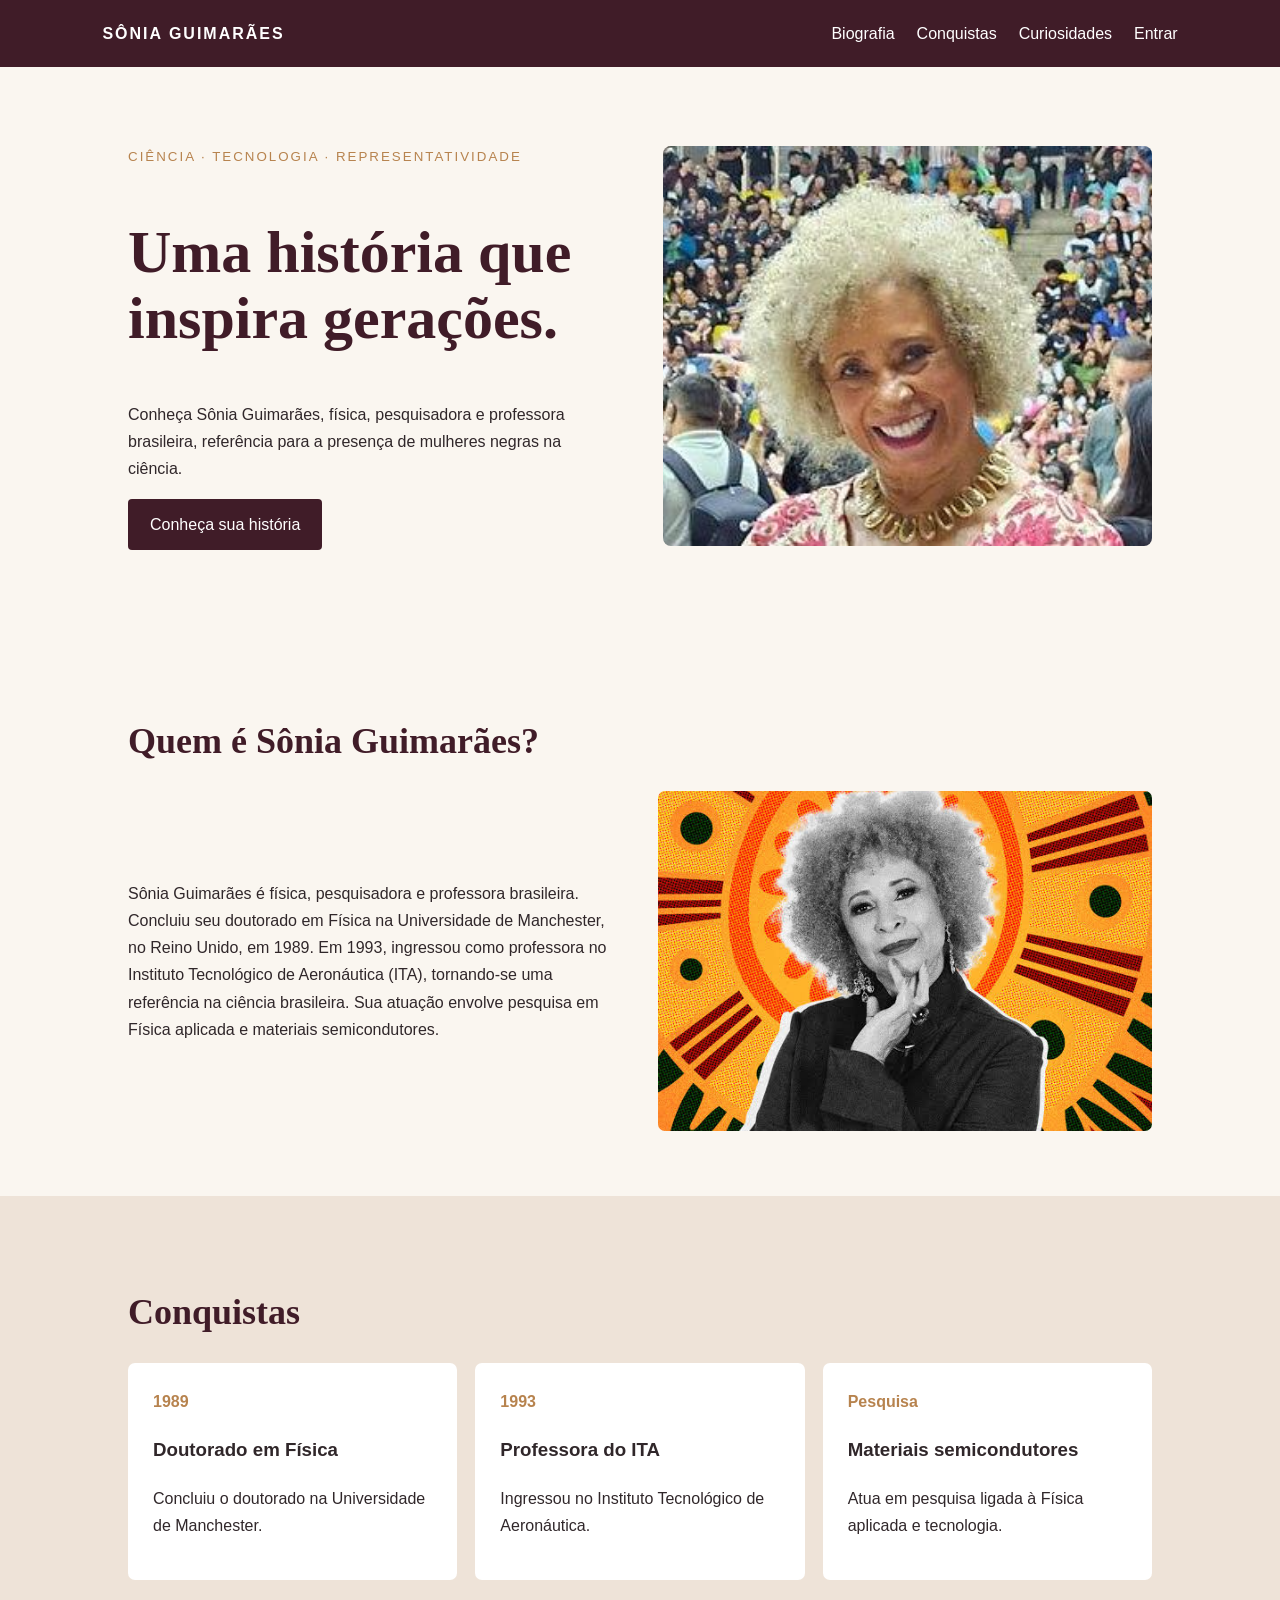
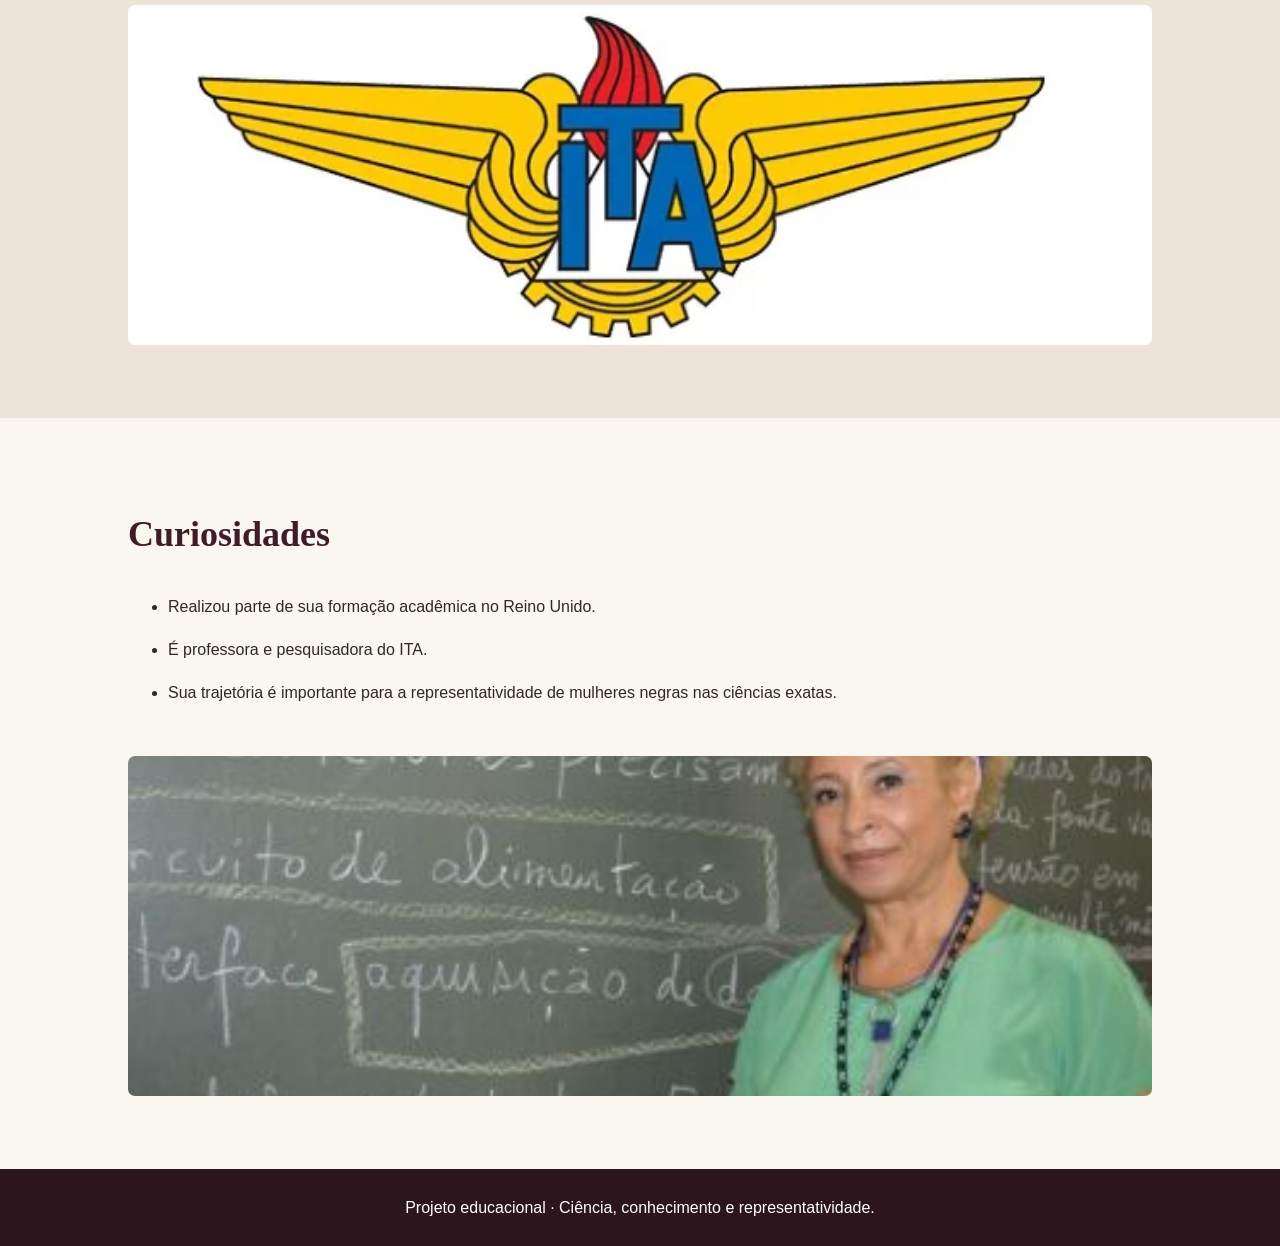
<file: frontend/index.html>
<!doctype html>
<html lang="pt-BR"><head><meta charset="utf-8"><meta name="viewport" content="width=device-width,initial-scale=1"><title>Sônia Guimarães</title><link rel="stylesheet" href="css/style.css"></head>
<body>
<header><a class="logo" href="#inicio">SÔNIA GUIMARÃES</a><nav><a href="#biografia">Biografia</a><a href="#conquistas">Conquistas</a><a href="#curiosidades">Curiosidades</a><a href="login.html">Entrar</a></nav></header>
<main>
<section class="hero" id="inicio"><div><small>CIÊNCIA · TECNOLOGIA · REPRESENTATIVIDADE</small><h1>Uma história que inspira gerações.</h1><p>Conheça Sônia Guimarães, física, pesquisadora e professora brasileira, referência para a presença de mulheres negras na ciência.</p><a class="botao" href="#biografia">Conheça sua história</a></div><img src="img/sonia-guimaraes-perfil.jpg" alt="Retrato de Sônia Guimarães" onerror="this.src='img/placeholder.svg'"></section>
<section id="biografia"><h2>Quem é Sônia Guimarães?</h2><div class="duo"><p>Sônia Guimarães é física, pesquisadora e professora brasileira. Concluiu seu doutorado em Física na Universidade de Manchester, no Reino Unido, em 1989. Em 1993, ingressou como professora no Instituto Tecnológico de Aeronáutica (ITA), tornando-se uma referência na ciência brasileira. Sua atuação envolve pesquisa em Física aplicada e materiais semicondutores.</p><img src="img/sonia-guimaraes-laboratorio.jpg" alt="Sônia Guimarães em ambiente acadêmico" onerror="this.src='img/placeholder.svg'"></div></section>
<section class="claro" id="conquistas"><h2>Conquistas</h2><div class="cards"><article><b>1989</b><h3>Doutorado em Física</h3><p>Concluiu o doutorado na Universidade de Manchester.</p></article><article><b>1993</b><h3>Professora do ITA</h3><p>Ingressou no Instituto Tecnológico de Aeronáutica.</p></article><article><b>Pesquisa</b><h3>Materiais semicondutores</h3><p>Atua em pesquisa ligada à Física aplicada e tecnologia.</p></article></div><img class="wide" src="img/sonia-guimaraes-pesquisa.jpg" alt="Pesquisa científica" onerror="this.src='img/placeholder.svg'"></section>
<section id="curiosidades"><h2>Curiosidades</h2><ul><li>Realizou parte de sua formação acadêmica no Reino Unido.</li><li>É professora e pesquisadora do ITA.</li><li>Sua trajetória é importante para a representatividade de mulheres negras nas ciências exatas.</li></ul><img class="wide" src="img/sonia-guimaraes-premiacao.jpg" alt="Evento ou homenagem" onerror="this.src='img/placeholder.svg'"></section>
</main><footer>Projeto educacional · Ciência, conhecimento e representatividade.</footer><script src="js/script.js"></script></body></html>
</file>
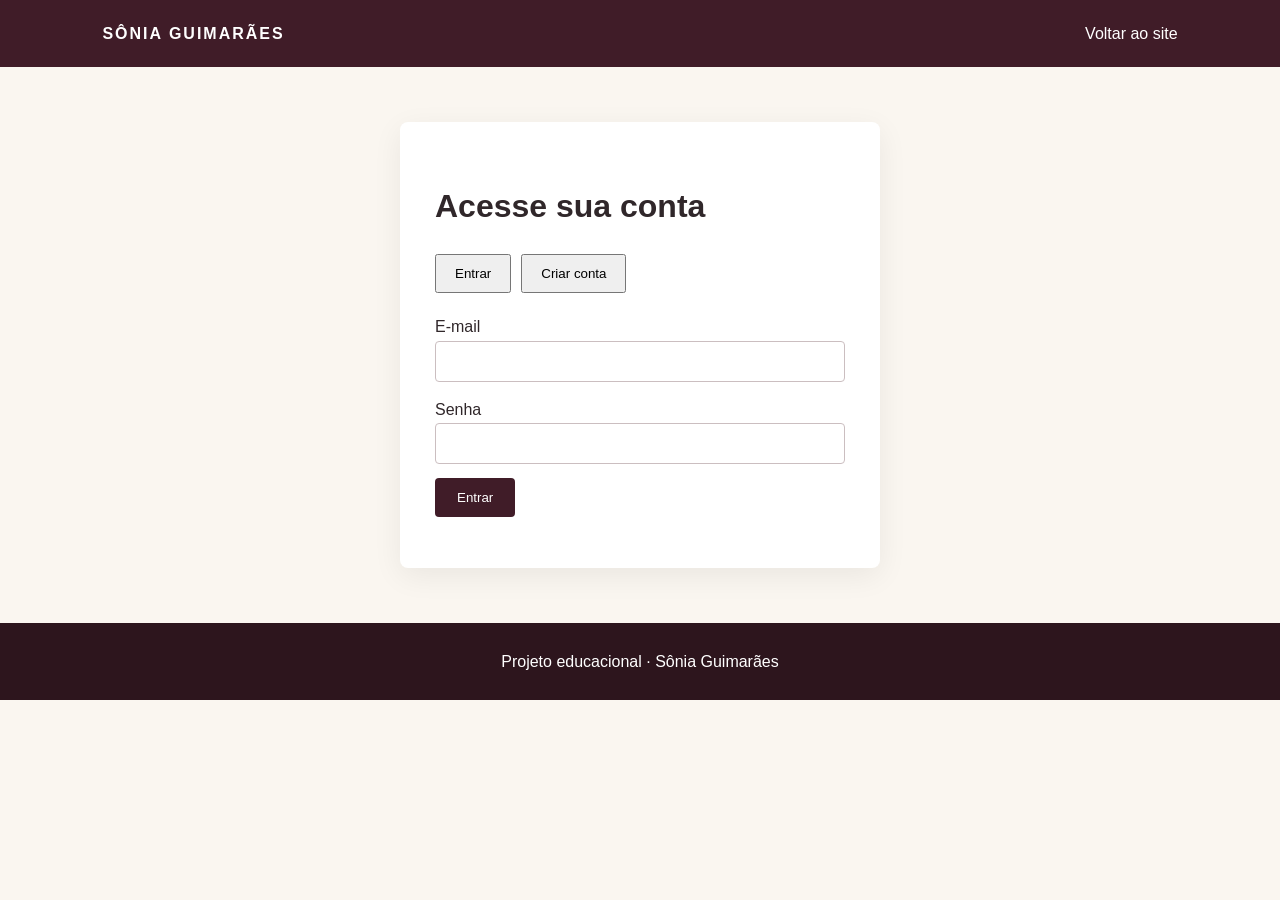
<file: frontend/login.html>
<!doctype html><html lang="pt-BR"><head><meta charset="utf-8"><meta name="viewport" content="width=device-width,initial-scale=1"><title>Entrar</title><link rel="stylesheet" href="css/style.css"><script defer src="js/auth.js"></script></head><body><header><a class="logo" href="index.html">SÔNIA GUIMARÃES</a><a href="index.html">Voltar ao site</a></header><main class="login"><h1>Acesse sua conta</h1><div class="tabs"><button type="button" data-tab="login">Entrar</button><button type="button" data-tab="cadastro">Criar conta</button></div><form id="formLogin"><label>E-mail<input id="email" type="email" required></label><label>Senha<input id="senha" type="password" minlength="6" required></label><button class="botao">Entrar</button></form><form id="formCadastro" hidden><label>Nome<input id="nomeCadastro" required maxlength="100"></label><label>E-mail<input id="emailCadastro" type="email" required></label><label>Senha<input id="senhaCadastro" type="password" minlength="6" required></label><button class="botao">Cadastrar</button></form><p id="mensagem" aria-live="polite"></p></main><footer>Projeto educacional · Sônia Guimarães</footer></body></html>
</file>
<file: frontend/css/style.css>
:root{--vinho:#401c28;--dourado:#b7834e;--creme:#faf6f0;--claro:#eee3d8}*{box-sizing:border-box}html{scroll-behavior:smooth}body{margin:0;font:16px Arial,sans-serif;background:var(--creme);color:#30272a;line-height:1.7}header{background:var(--vinho);color:white;padding:20px 8%;display:flex;justify-content:space-between;align-items:center;gap:20px;flex-wrap:wrap}header a{color:white;text-decoration:none}.logo{font-weight:bold;letter-spacing:2px}nav{display:flex;gap:22px;flex-wrap:wrap}.hero{padding:75px 10%;display:grid;grid-template-columns:1fr 1fr;gap:45px;align-items:center;min-height:530px}.hero h1{font: bold clamp(38px,5vw,60px) Georgia,serif;color:var(--vinho);line-height:1.1}.hero small{color:var(--dourado);letter-spacing:2px}.hero img{width:100%;height:400px;object-fit:cover;border-radius:8px;background:var(--claro)}.botao{display:inline-block;background:var(--vinho);color:white;border:0;border-radius:4px;padding:12px 22px;text-decoration:none;cursor:pointer}main section:not(.hero){padding:65px 10%}h2{font: bold 36px Georgia,serif;color:var(--vinho)}.duo{display:grid;grid-template-columns:1fr 1fr;gap:35px;align-items:center}.duo img,.wide{width:100%;max-height:340px;object-fit:cover;border-radius:7px;background:var(--claro)}.claro{background:var(--claro)}.cards{display:grid;grid-template-columns:repeat(3,1fr);gap:18px}.cards article{background:white;padding:25px;border-radius:7px}.cards b{color:var(--dourado)}.wide{margin-top:25px}ul li{padding:8px 0}footer{background:#2d151d;color:white;text-align:center;padding:25px}.login{max-width:480px;margin:55px auto;background:white;padding:35px;border-radius:8px;box-shadow:0 8px 30px #0001}.login label{display:block;margin:14px 0}.login input{display:block;width:100%;padding:12px;border:1px solid #cbbec0;border-radius:4px}.tabs{display:flex;gap:10px;margin:20px 0}.tabs button{padding:10px 18px;cursor:pointer}@media(max-width:750px){.hero,.duo{grid-template-columns:1fr}.cards{grid-template-columns:1fr}.hero{padding:45px 7%}main section:not(.hero){padding:45px 7%}header{justify-content:center}nav{justify-content:center}}
</file>
